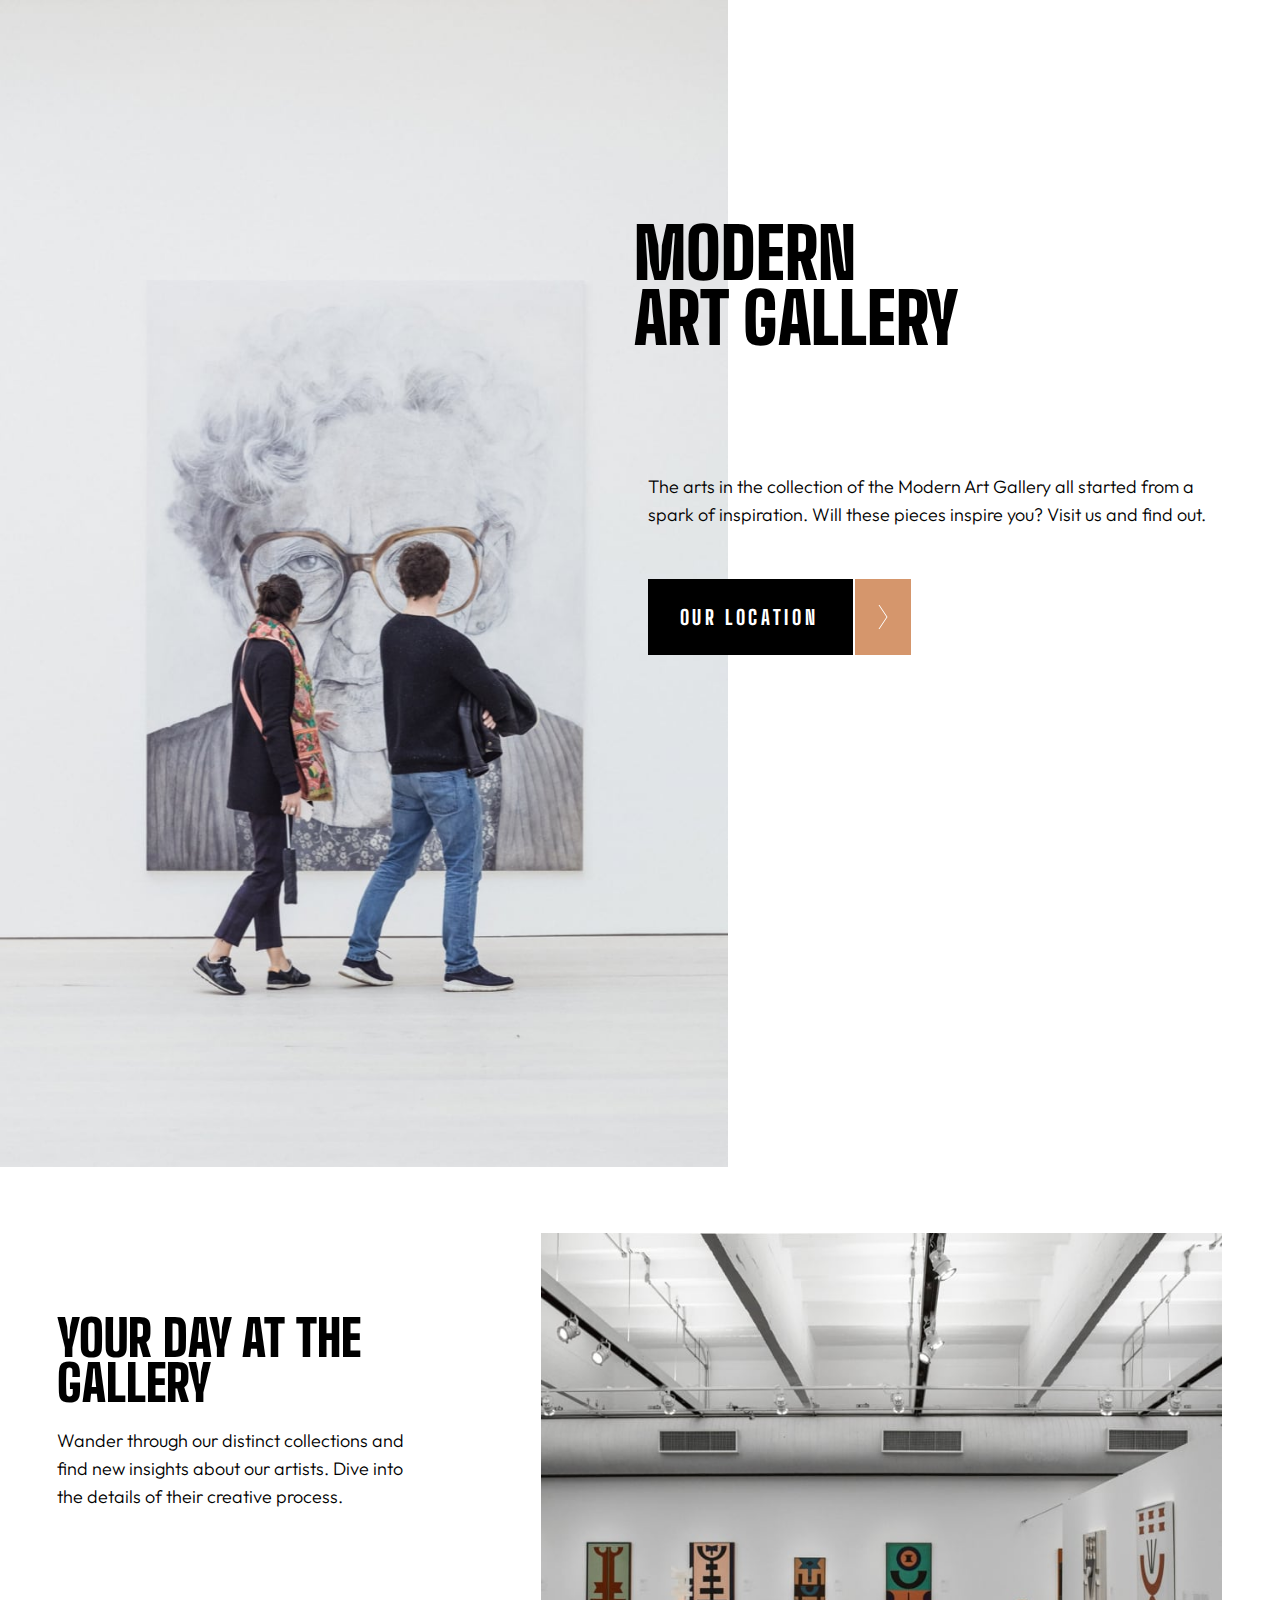
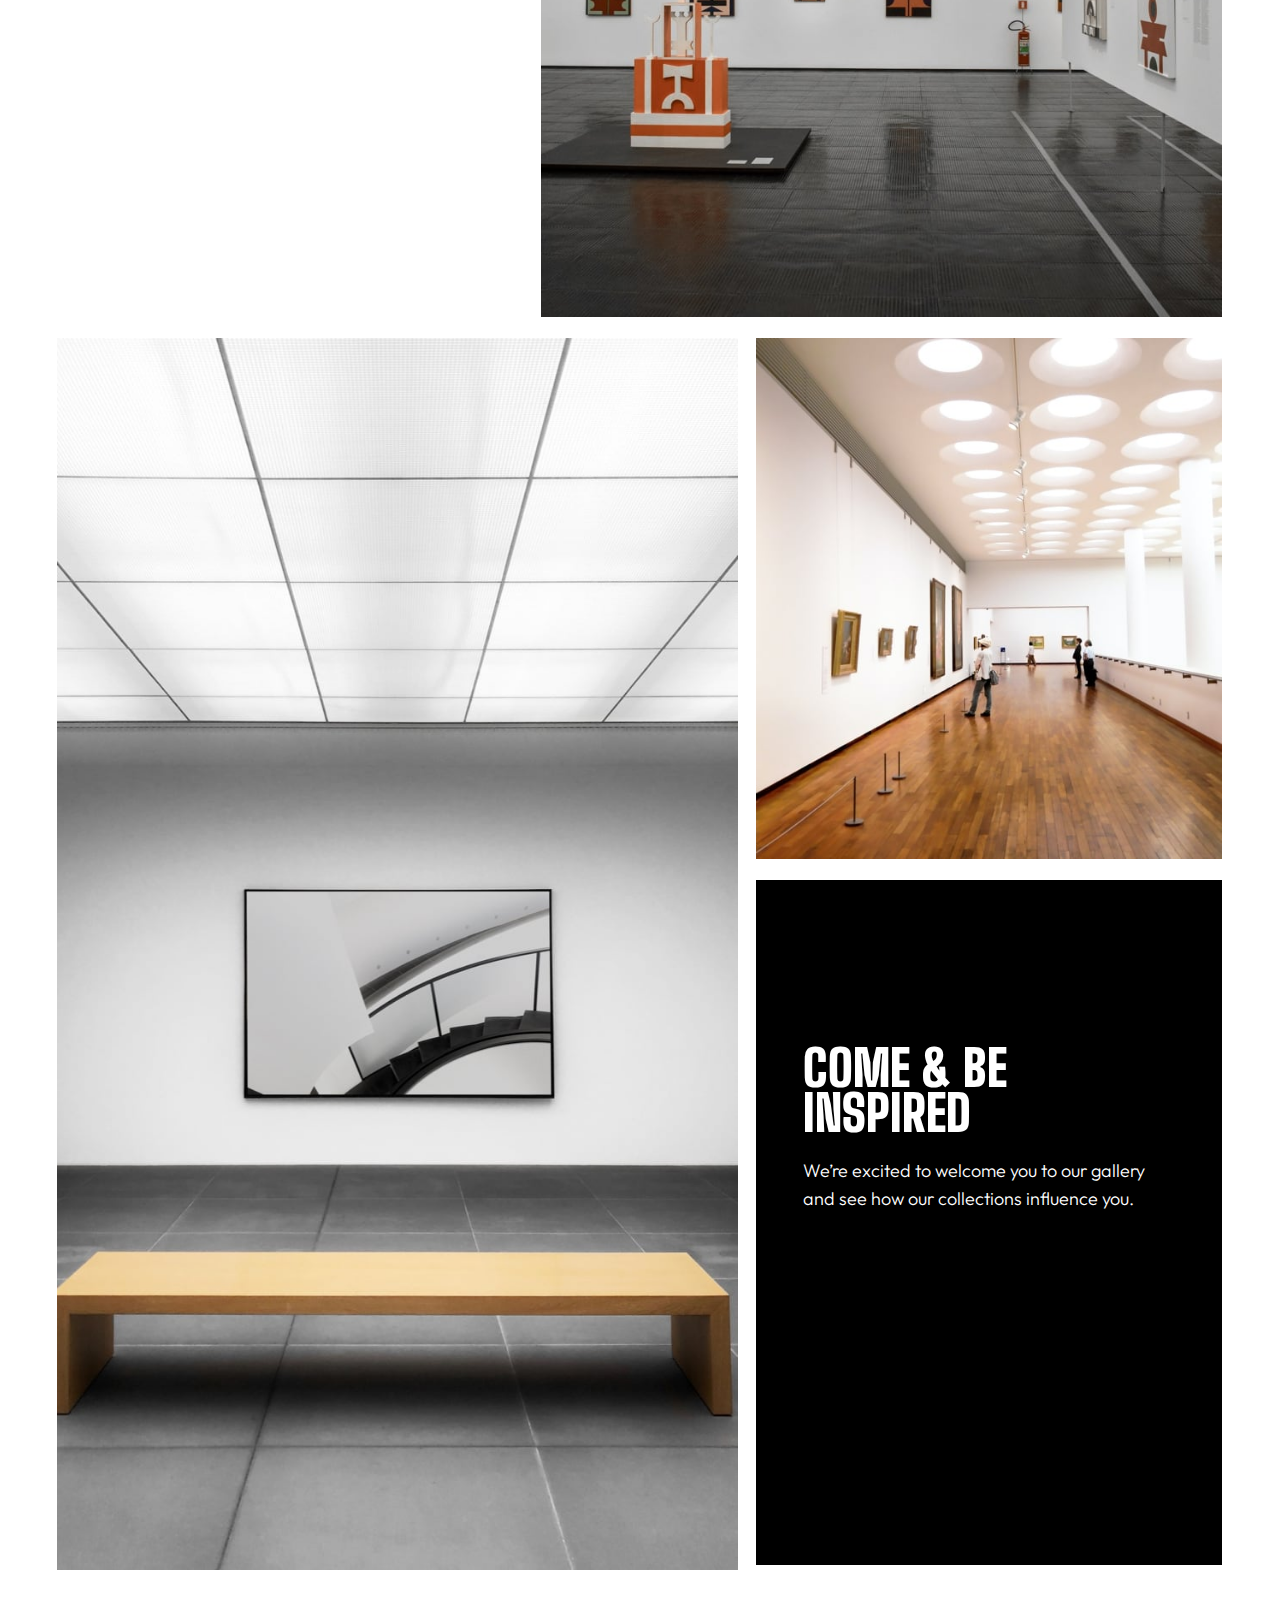
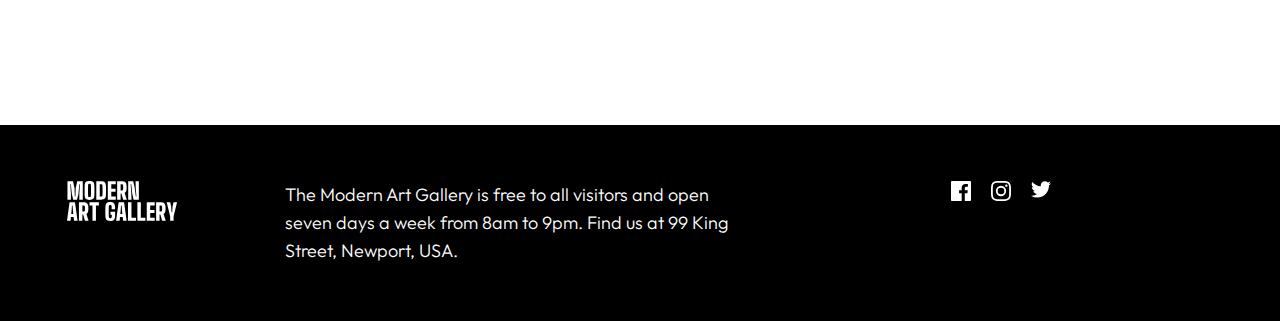
<file: index.html>
<!DOCTYPE html>
<html leng="en">
    <head>
    <meta charset="UTF-8">
    <meta name="viewport"
    content="width=device-width, initial-scale=1.0">
    <link rel="preconnect" href="https://fonts.googleapis.com" />
    <link rel="preconnect" href="https://fonts.gstatic.com" crossorigin />
    <link href="https://fonts.googleapis.com/css2?family=Plus+Jakarta+Sans:wght@400;500;700;800&family=Red+Hat+Display:wght@900&display=swap" rel="stylesheet"/>
    <link rel="preconnect" href="https://fonts.googleapis.com" />
    <link rel="preconnect" href="https://fonts.gstatic.com" crossorigin />
    <link href="https://fonts.googleapis.com/css2?family=Outfit:wght@300&display=swap" rel="stylesheet"/>
    <link rel="preconnect" href="https://fonts.googleapis.com">
    <link rel="preconnect" href="https://fonts.gstatic.com" crossorigin>
    <link href="https://fonts.googleapis.com/css2?family=Big+Shoulders+Display:wght@800;900&display=swap" rel="stylesheet">
    <link rel="icon" type="image/png" sizes="32x32" href="./assets/favicon-32x32.png">
    <link rel="stylesheet" href="./style.css" />
    <title>Art Gallery Website</title>
</head>
<body>
  <div id="black-space" class="desktop desktop-2x"> </div>

   <img src="./assets/desktop/image-hero.jpg" class=" desktop hero"/>
   <img src="./assets/desktop/image-hero@2x.jpg" class="desktop-2x hero" />
   <img src="./assets/mobile/image-hero.jpg" class="mobile hero" />
   <img src="./assets/mobile/image-hero@2x.jpg" class="mobile-2x hero" />          
   <img src="./assets/tablet/image-hero.jpg" class="tablet hero" />
   <img src="./assets/tablet/image-hero@2x.jpg" class="tablet-2x hero" />
     
   <header> 
    <h1>MODERN <br> ART GALLERY</h1>
        
     <div id="text-and-location">

         <p> The arts in the collection of the Modern Art Gallery all started from a spark of inspiration. Will these pieces inspire you? Visit us and find out. </p>
      <div id="link"><a href="location.html"><button>OUR LOCATION</button></a></div><img src="assets/icon-arrow-right.svg" /> </div>
  </header>

<main>
         <div id="grid-img1">
            <img src="assets/mobile/image-grid-1.jpg" class="mobile" />
            <img src="assets/mobile/image-grid-1@2x.jpg" class="mobile-2x" />
            <img src="assets/tablet/image-grid-1.jpg" class="tablet" />
            <img src="assets/tablet/image-grid-1@2x.jpg" class="tablet-2x" />
            <img src="assets/desktop/image-grid-1.jpg" class="desktop" />
            <img src="assets/desktop/image-grid-1@2x.jpg" class="desktop-2x" />
          </div>
          
  <div id="about-gallery">
   <h2>YOUR DAY <span>AT </span>THE GALLERY</h2>
       <p>Wander through our distinct collections and find new insights about
          our artists. Dive into the details of their creative process.</p>
     </div>
   <div id="grid-img2" >
      <img src="assets/mobile/image-grid-2.jpg" class="mobile" />
      <img src="assets/mobile/image-grid-2@2x.jpg" class="mobile-2x" />
      <img src="assets/tablet/image-grid-2.jpg" class="tablet" />
      <img src="assets/tablet/image-grid-2@2x.jpg" class="tablet-2x" />
      <img src="assets/desktop/image-grid-2.jpg" class="desktop" />
      <img src="assets/desktop/image-grid-2@2x.jpg" class="desktop-2x" />
  </div>
    
     <div id="grid-img3">
        <img src="assets/mobile/image-grid-3.jpg" class="mobile" />
        <img src="assets/mobile/image-grid-3@2x.jpg" class="mobile-2x" />
        <img src="assets/tablet/image-grid-3.jpg" class="tablet" />
        <img src="assets/tablet/image-grid-3@2x.jpg" class="tablet-2x" />
        <img src="assets/desktop/image-grid-3.jpg" class="desktop" />
        <img src="assets/desktop/image-grid-3@2x.jpg" class="desktop-2x" />
            
        <div id="black-square">
              <h2>COME & BE INSPIRED</h2>
                  <p>We’re excited to welcome you to our gallery and see how our
                     collections influence you.</p>
             </div>
       </div>
 </main>
 
       <footer>
        <img src="assets/logo-light.svg" />
        <p>The Modern Art Gallery is free to all visitors and open seven days a week from 8am to 9pm. Find us at 99 King Street, Newport, USA.</p>
       <div id="icons"/>
       <svg width="20" height="20" xmlns="http://www.w3.org/2000/svg"><path d="M18.896 0H1.104C.494 0 0 .494 0 1.104v17.793C0 19.506.494 20 1.104 20h9.58v-7.745H8.076V9.237h2.606V7.01c0-2.583 1.578-3.99 3.883-3.99 1.104 0 2.052.082 2.329.119v2.7h-1.598c-1.254 0-1.496.597-1.496 1.47v1.928h2.989l-.39 3.018h-2.6V20h5.098c.608 0 1.102-.494 1.102-1.104V1.104C20 .494 19.506 0 18.896 0Z" fill="#ffffff"/></svg>
       <svg width="20" height="20" xmlns="http://www.w3.org/2000/svg"><path d="M10 1.802c2.67 0 2.987.01 4.042.059 2.71.123 3.975 1.409 4.099 4.099.048 1.054.057 1.37.057 4.04 0 2.672-.01 2.988-.057 4.042-.124 2.687-1.387 3.975-4.1 4.099-1.054.048-1.37.058-4.041.058-2.67 0-2.987-.01-4.04-.058-2.718-.124-3.977-1.416-4.1-4.1-.048-1.054-.058-1.37-.058-4.041 0-2.67.01-2.986.058-4.04.124-2.69 1.387-3.977 4.1-4.1 1.054-.048 1.37-.058 4.04-.058ZM10 0C7.284 0 6.944.012 5.877.06 2.246.227.227 2.242.061 5.877.01 6.944 0 7.284 0 10s.012 3.057.06 4.123c.167 3.632 2.182 5.65 5.817 5.817 1.067.048 1.407.06 4.123.06s3.057-.012 4.123-.06c3.629-.167 5.652-2.182 5.816-5.817.05-1.066.061-1.407.061-4.123s-.012-3.056-.06-4.122C19.777 2.249 17.76.228 14.124.06 13.057.01 12.716 0 10 0Zm0 4.865a5.135 5.135 0 1 0 0 10.27 5.135 5.135 0 0 0 0-10.27Zm0 8.468a3.333 3.333 0 1 1 0-6.666 3.333 3.333 0 0 1 0 6.666Zm5.338-9.87a1.2 1.2 0 1 0 0 2.4 1.2 1.2 0 0 0 0-2.4Z" fill="#ffffff"/></svg>
       <svg width="20" height="17" xmlns="http://www.w3.org/2000/svg"><path d="M20 2.172a8.192 8.192 0 0 1-2.357.646 4.11 4.11 0 0 0 1.805-2.27 8.22 8.22 0 0 1-2.606.996A4.096 4.096 0 0 0 13.847.248c-2.65 0-4.596 2.472-3.998 5.037A11.648 11.648 0 0 1 1.392 1a4.109 4.109 0 0 0 1.27 5.478 4.086 4.086 0 0 1-1.858-.513c-.045 1.9 1.318 3.679 3.291 4.075a4.113 4.113 0 0 1-1.853.07 4.106 4.106 0 0 0 3.833 2.849A8.25 8.25 0 0 1 0 14.658a11.616 11.616 0 0 0 6.29 1.843c7.618 0 11.923-6.434 11.663-12.205A8.354 8.354 0 0 0 20 2.172Z" fill="#ffffff"/></svg>
        <div>
    </footer>
</body> 
</html>
</file>
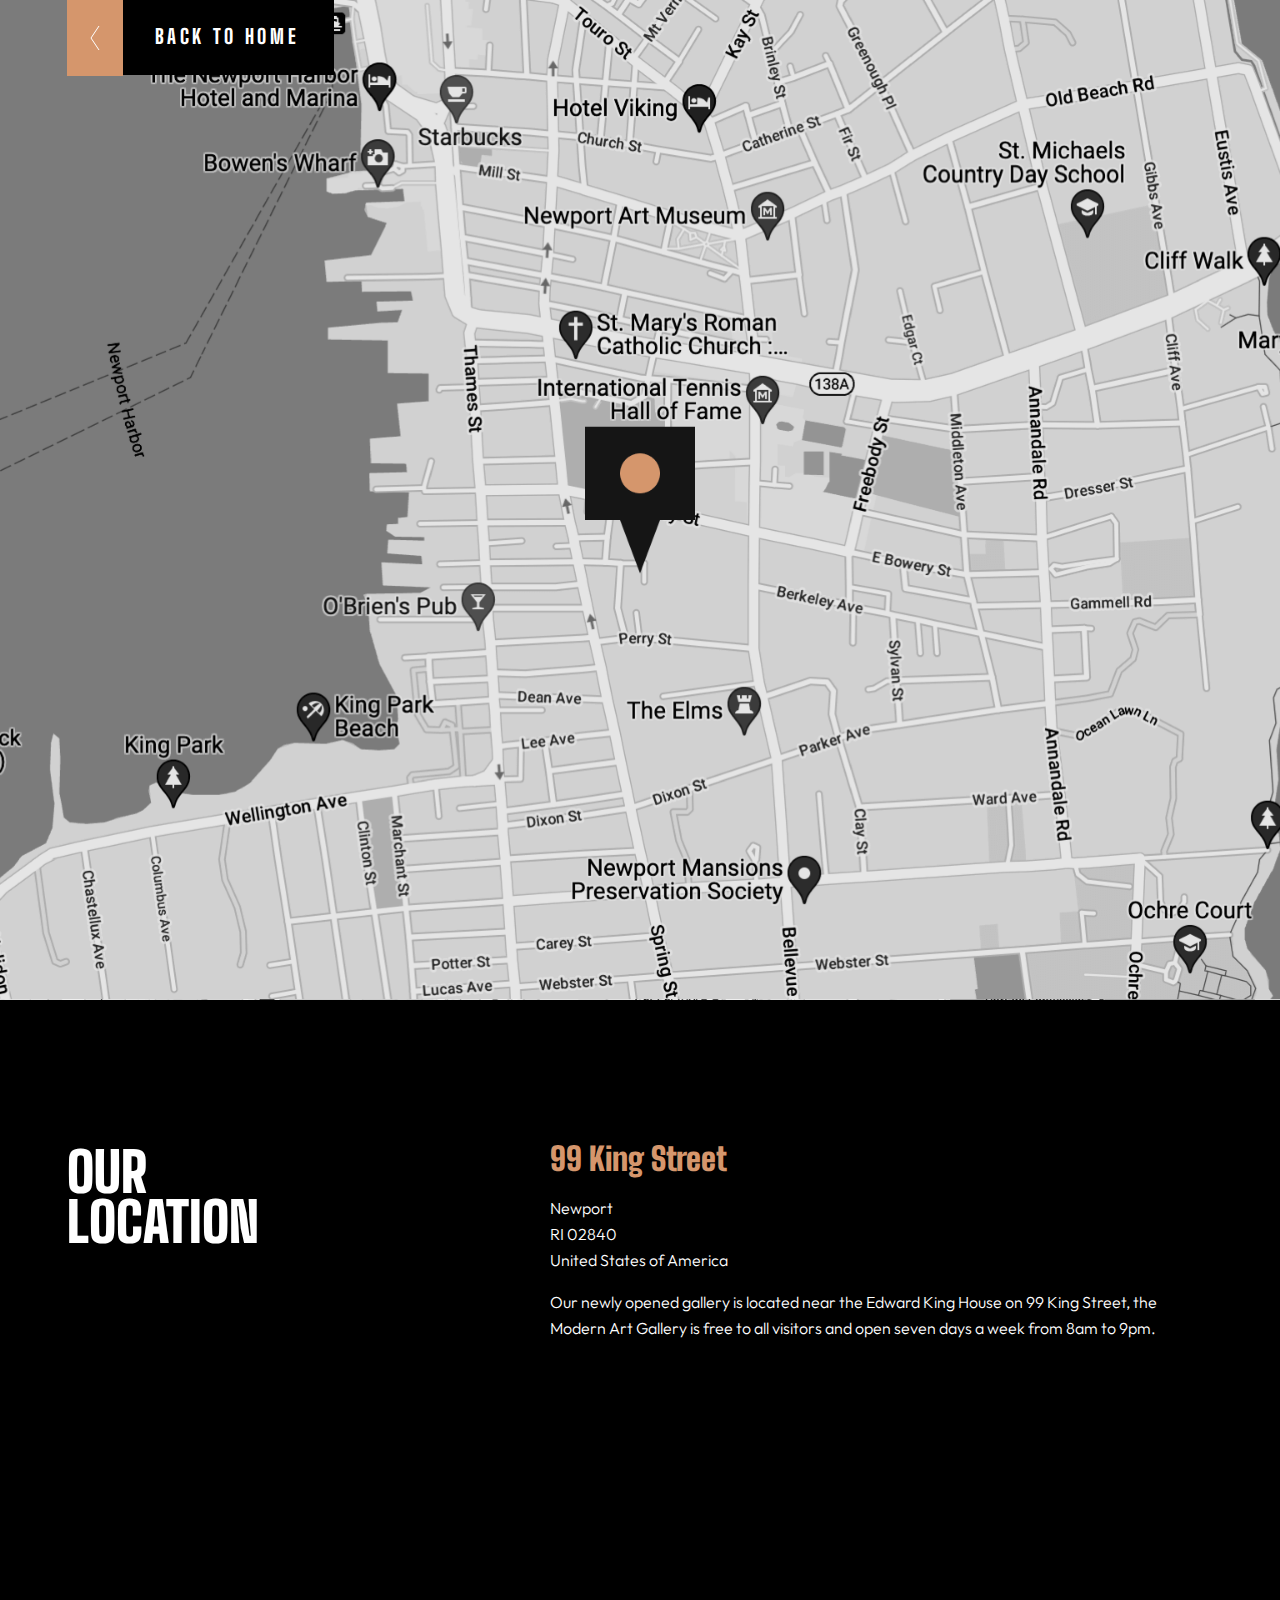
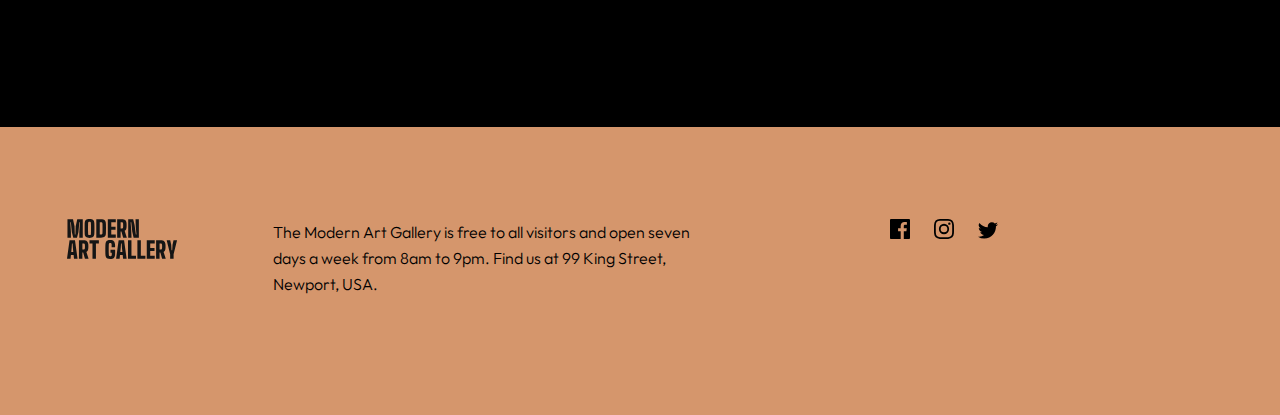
<file: location.html>
<!DOCTYPE html>
<html lang="en">
<head>
    <meta charset="UTF-8">
    <meta http-equiv="X-UA-Compatible" content="IE=edge">
    <meta name="viewport" content="width=device-width, initial-scale=1.0">
    <title>art-gallery-website</title>
    <link rel="stylesheet" href="location.css" />
    <link rel="preconnect" href="https://fonts.googleapis.com" />
    <link rel="preconnect" href="https://fonts.gstatic.com" crossorigin />
    <link href="https://fonts.googleapis.com/css2?family=Plus+Jakarta+Sans:wght@400;500;700;800&family=Red+Hat+Display:wght@900&display=swap"rel="stylesheet"/>
    <link rel="preconnect" href="https://fonts.googleapis.com" />
    <link rel="preconnect" href="https://fonts.gstatic.com" crossorigin />
    <link href="https://fonts.googleapis.com/css2?family=Outfit:wght@300&display=swap"rel="stylesheet"/>
    <link rel="preconnect" href="https://fonts.googleapis.com" />
    <link rel="preconnect" href="https://fonts.gstatic.com" crossorigin />
    <link href="https://fonts.googleapis.com/css2?family=Big+Shoulders+Display:wght@800;900&display=swap"rel="stylesheet"/>
    <link rel="icon" type="image/png" sizes="32x32" href="./assets/favicon-32x32.png">
</head>
<body>
   <main>
    <div id="back-home"><a href="index.html"><button>BACK TO HOME</button></a></div> <img src="./assets/icon-arrow-left.svg" id="arrow"/>
       <img src="assets/mobile/image-map.png" class="mobile map"/>
       <img src="assets/mobile/image-map@2x.png" class="mobile-2x map"/>
       <img src="assets/tablet/image-map.png" class="tablet1 map" />
       <img src="assets/tablet/image-map@2x.png" class="tablet-2x map" />
       <img src="assets/desktop/image-map.png" class="desktop map" />
       <img src="assets/desktop/image-map@2x.png" class="desktop-2x map" />
          <div id="flex"> 
          <h1>OUR LOCATION</h1>
             <div id="adress">
                <h2>99 King Street<h2>
                    <p>Newport<br>RI 02840<br>United States of America</p>
                    <p>Our newly opened gallery is located near the Edward King House on 99 King Street, the Modern Art Gallery is free to all visitors and open seven days a week from 8am to 9pm.</p>
                </div>
            </div>
   </main>
       <footer>
          <img src="assets/logo-dark.svg"/>
          <p>The Modern Art Gallery is free to all visitors and open seven days a week from 8am to 9pm. Find us at 99 King Street, Newport, USA.</p>
        <div id="icons" >
          <svg width="20" height="20" xmlns="http://www.w3.org/2000/svg"><path d="M18.896 0H1.104C.494 0 0 .494 0 1.104v17.793C0 19.506.494 20 1.104 20h9.58v-7.745H8.076V9.237h2.606V7.01c0-2.583 1.578-3.99 3.883-3.99 1.104 0 2.052.082 2.329.119v2.7h-1.598c-1.254 0-1.496.597-1.496 1.47v1.928h2.989l-.39 3.018h-2.6V20h5.098c.608 0 1.102-.494 1.102-1.104V1.104C20 .494 19.506 0 18.896 0Z" fill="#000000"/></svg>
          <svg width="20" height="20" xmlns="http://www.w3.org/2000/svg"><path d="M10 1.802c2.67 0 2.987.01 4.042.059 2.71.123 3.975 1.409 4.099 4.099.048 1.054.057 1.37.057 4.04 0 2.672-.01 2.988-.057 4.042-.124 2.687-1.387 3.975-4.1 4.099-1.054.048-1.37.058-4.041.058-2.67 0-2.987-.01-4.04-.058-2.718-.124-3.977-1.416-4.1-4.1-.048-1.054-.058-1.37-.058-4.041 0-2.67.01-2.986.058-4.04.124-2.69 1.387-3.977 4.1-4.1 1.054-.048 1.37-.058 4.04-.058ZM10 0C7.284 0 6.944.012 5.877.06 2.246.227.227 2.242.061 5.877.01 6.944 0 7.284 0 10s.012 3.057.06 4.123c.167 3.632 2.182 5.65 5.817 5.817 1.067.048 1.407.06 4.123.06s3.057-.012 4.123-.06c3.629-.167 5.652-2.182 5.816-5.817.05-1.066.061-1.407.061-4.123s-.012-3.056-.06-4.122C19.777 2.249 17.76.228 14.124.06 13.057.01 12.716 0 10 0Zm0 4.865a5.135 5.135 0 1 0 0 10.27 5.135 5.135 0 0 0 0-10.27Zm0 8.468a3.333 3.333 0 1 1 0-6.666 3.333 3.333 0 0 1 0 6.666Zm5.338-9.87a1.2 1.2 0 1 0 0 2.4 1.2 1.2 0 0 0 0-2.4Z" fill="#000000"/></svg>
          <svg width="20" height="17" xmlns="http://www.w3.org/2000/svg"><path d="M20 2.172a8.192 8.192 0 0 1-2.357.646 4.11 4.11 0 0 0 1.805-2.27 8.22 8.22 0 0 1-2.606.996A4.096 4.096 0 0 0 13.847.248c-2.65 0-4.596 2.472-3.998 5.037A11.648 11.648 0 0 1 1.392 1a4.109 4.109 0 0 0 1.27 5.478 4.086 4.086 0 0 1-1.858-.513c-.045 1.9 1.318 3.679 3.291 4.075a4.113 4.113 0 0 1-1.853.07 4.106 4.106 0 0 0 3.833 2.849A8.25 8.25 0 0 1 0 14.658a11.616 11.616 0 0 0 6.29 1.843c7.618 0 11.923-6.434 11.663-12.205A8.354 8.354 0 0 0 20 2.172Z" fill="#000000"/></svg>
        </div>
</body>
</html>
</file>
<file: style.css>
html{
    overflow-x: hidden;
}
body{
    font-family: "Big Shoulders Display";
    margin: 0;
    overflow-x: hidden;
    width: 100%;
}
 .mobile-2x,
 .tablet,
 .tablet-2x,
 .desktop,
 .desktop-2x {
   display: none; 
}
.hero{
   width: 100%;
}

h1 {
    font-size: 60px;
    font-weight: 900;
    line-height: 55px;
    letter-spacing: 0px;
    text-align: left;
    margin-bottom: 32px;
    margin-left: 4.26%;
  }
  #text-and-location {
    width: 91.46%;
    margin: 0 auto;
  }
  p {
    font-family: "Outfit";
    font-size: 18px;
    font-weight: 300;
    line-height: 28px;
    letter-spacing: 0px;
    text-align: left;
  }
  
  button {
    font-family: "Big Shoulders Display";
    font-size: 20px;
    font-weight: 800;
    line-height: 24px;
    letter-spacing: 3.6363637447357178px;
    text-align: left;
    background-color: black;
    color: white;
    padding: 26px 35px 26px 32px;
    margin-bottom: 120px;
    margin-top: 32px;
    cursor: pointer;
    border: none;
    position: relative;
    top: -32px
  }
  a {
  margin: 26px 0 26px 0;
  position: relative;
  }
  #text-and-location img {
    background-color: rgba(213, 150, 108, 1);
    padding: 26px 23px;
    margin: -30px -3px;
  }
  button:hover {
    background-color: rgba(213, 150, 108, 1);
  }
  #link {
    display: inline-block;
    width: 210px;
    height: 72px;
    position: relative;
    top: 32px;
    padding: 0;
  
  }
  #link:hover ~  img {
    background-color: black;
  }
 main {
    width: 91.46%;
    margin: 152px auto;
 }
 main img.mobile {
    width: 100%;
    margin: 0 auto;
  }
  h2 {
    font-size: 50px;
    font-weight: 900;
    line-height: 45px;
    letter-spacing: 0px;
    text-align: left;
    margin: 25px 0 21px 0;
  }
  #about-gallery {
    margin-bottom: 32px;
  }
  #grid-img3{
      margin-top: 16px;
  }
  #black-square{
    margin-top: 16px;
    background-color: black;
    color: white;
    padding: 48px 24px 47px 24px;
    margin-bottom: 120px;
  }
  footer {
    background-color: black;
    color: white;
    padding: 48px 8.5%;
  }
  footer p {
    margin: 38px 0;
  }
  footer svg:nth-of-type(2) {
    margin: 0 20px;
  }
  svg{
    height: 20px;
    width: 20px;
    color: #ffffff;
    cursor: pointer;
}
  svg:hover {
    color: #D5966c;
  }
  
  @media screen and (min-width: 560px){
    .mobile-2x {
      display: block;
      width: 100%;
    }
    .mobile {
      display: none;
    }
  }
  @media screen and (min-width: 768px) {
    .mobile-2x {
      display: none;
    }
    .tablet {
      display: inline-block;
    }
    .hero {
      width: 56.9%;
      position: absolute;
      z-index: -1;
    }
    main {
      display: grid;
      grid-template-columns: 40.6% 17.1% 40.6%;
      grid-auto-rows: minmax(11px, auto);
      grid-column-gap: 1.43vw;
      width: 89.7%;
      grid-row-gap: 1.43vw;
      padding-right: 1.43vw;
      margin-top: 120px;
    }
    h1 {
      position: relative;
      left: 45.3vw;
      top: 13.6vw;
      font-size: 70px;
      line-height: 65px;
      }
    #text-and-location{
      margin-top: 23.1vw;
      margin-left: 50.6vw;
      width: 44.14vw;
      justify-self: end;
      height: 50vw;
    }
    #about-gallery {
      grid-column: 1/2;
      margin-top: 4.6vw;
      width: 79.7%;
    }
    #grid-img1{
      order: 1;
      grid-column: 2/4;
      justify-self: center;
      width: 100%;
    }
    #grid-img1 img {
      width: 100%;
    }
    #grid-img2 {
      order: 2;
      grid-column: 1/3;
      width: 100%;
    }
    #grid-img2 img {
      width: 100%;
    }
    #grid-img3{
      order: 3;
      margin: 0;
    }
    #grid-img3 img {
      width: 100%;
    }
    #black-square {
      margin-top: 1.43vw;
      height: 53.5vw;
      box-sizing: border-box;
      margin-bottom: 0;
      padding: 11vw 3.7vw;
    }
    footer {
      display: flex;
      align-items: start;
      padding: 56px 5.2%;
    }
    footer div {
      display:flex;
      justify-content: center;
    }
    footer p {
      width: 36.5vw;
      margin: 0 17.3% 0 8.4vw;
    }
}
  @media screen and (min-width:1050px) {
    .tablet-2x {
      display: inline-block;
    }
    .tablet {
      display: none;
    }
}
  @media screen and (min-width:1440px) {
  .desktop {
    display: inline-block;
  }
  .tablet-2x {
    display: none;
  }
  #black-space {
    background-color: black;
    width: 31.25vw;
    height: 55.48vw;
  }
  .hero {
    position: relative;
    width: 37.5vw;
    height: 55.5vw;
    z-index: 999;
  }
  h1 { 
    mix-blend-mode: difference;
    z-index: 999;
    font-size: 96px;
    line-height: 88px;
    letter-spacing: 0px;
    text-align: left;
    color:white; 
    margin: 0;
    left: 11.45vw;
    
  }
  header {
    position: absolute;
    top: 0; 
    left: 0;
    width: 36vw;
  }
  p {
    font-size: 22px;
  }
  header p { 
    margin: 0;
    top: 0; 
  }
  #text-and-location {
    z-index: 9999;
    left: 64.23vw;
    position: relative;
    margin: 10px 0 0 0;
    width: 24.3vw;

  }
  #text-and-location p {
    margin-bottom: 64px;
  }
  main {
    margin: 12.5vw  auto;
    width: 77vw;
    grid-template-columns: 40% 14.41% 40%;
    grid-column-gap: 2vw;
    padding: 0;
  }

  #grid-img1 {
    margin: 0;
  }
  #about-gallery {
    margin: 0;
    align-self: center;
    width: 23.6vw;
  }
  h2 {
    font-size: 60px;
    line-height: 60px;
  }
  #black-square {
    width: 100%;
    padding: 4.6vw 3.33vw;
    height: 26.21vw;
  }
  footer {
    padding: 5.55vw 11.45%; 
  }
  footer p {
    width: 29.8vw;
    font-size: 18px;
    margin: 0 19.4vw 0 9.5vw;
  }
  footer img {
    width: 10vw;
    height: 4vw;
  }
}
  @media screen and (min-width) {
    .desktop {
      display: none;
    }
    .desktop-2x {
      display: inline-block;
    }
  }
</file>
<file: location.css>
body {
    margin: 0;
  }
  main img:nth-of-type(1) {
    background-color: rgba(213, 150, 108, 1);
    padding: 26px 23px;
    position: absolute;
    z-index: 99;
  }
  button {
    position: absolute;
    font-family: Big Shoulders Display;
    font-size: 20px;
    font-weight: 800;
    line-height: 24px;
    letter-spacing: 3.6363637447357178px;
    text-align: left;
    background-color: black;
    color: white;
    padding: 27px 35px 26px 32px;
    z-index: 99;
    left: 56px;
    cursor: pointer;
    border: none;
    box-sizing: border-box;
    height: 79px;
    white-space: nowrap;
  }
  #back-home {
    background-color: black;
    width: 267px;
    height: 75px;
    position: absolute;
    padding: 0;
  }
  #back-home:hover ~ img {
    background-color: black;
  }
  button:hover {
    background-color: rgba(213, 150, 108, 1);
  }
  .map {
    width: 100%;
  }
  .mobile-2x,
  .tablet1,
  .tablet-2x,
  .desktop,
  .desktop-2x {
    display: none;
  }
  div {
    background-color: black;
    padding: 48px 4.26% 0 4.26%;
    margin-top: -4px;
  }
  p {
    font-family: Outfit;
    font-size: 16px;
    font-weight: 300;
    line-height: 26px;
    letter-spacing: 0px;
    text-align: left;
  }
  main p {
    color: white;
  }
  h1 {
    color: white;
    font-family: Big Shoulders Display;
    font-size: 50px;
    font-weight: 900;
    line-height: 45px;
    letter-spacing: 0px;
    text-align: left;
    margin: 0;
  }
  #adress {
    padding-left: 0;
    padding-right: 0;
    padding-bottom: 56px;
  }
  h2 {
    color: rgba(213, 150, 108, 1);
    font-family: Big Shoulders Display;
    font-size: 32px;
    font-weight: 900;
    line-height: 32px;
    letter-spacing: 0px;
    text-align: left;
    margin-bottom: 20px;
    margin-top: 0;
  }
  footer {
    padding: 48px 8.5%;
    background-color: rgba(213, 150, 108, 1);
    color: black;
  }
  footer svg:nth-of-type(2) {
    margin: 38px 20px 0 20px;
  }
  footer img:nth-of-type(1) {
    margin-bottom: 38px;
  }
  footer div {
    background-color: rgba(213, 150, 108, 1);
    padding: 0;
    margin: 0;
  }
  svg {
    cursor: pointer;
  }
  svg:hover {
    filter: invert(90%) sepia(0%) saturate(7462%) hue-rotate(81deg)
      brightness(117%) contrast(111%);
  }
  @media screen and (min-width: 560px) {
    .mobile {
      display: none;
    }
    .mobile-2x {
      display: block;
    }
  }
  @media screen and (min-width: 768px) {
    .mobile-2x {
      display: none;
    }
    .tablet1 {
      display: block;
    }
    main img:nth-of-type(1) {
      left: 5.2%;
    }
    #back-home {
      left: 5.2%;
    }
    #flex {
      display: flex;
      justify-content: space-between;
    }
    h1 {
      font-size: 55px;
      line-height: 50px;
      width: 223px;
      display: inline-block;
      margin-top: 0;
    }
    #adress {
      width: 51.8vw;
      padding: 0;
    }
    main p {
      width: 51.8vw;
    }
    div {
      padding: 11.45vw 5.2%;
      height: 56.77vw;
      box-sizing: border-box;
    }
    footer {
      position: relative;
      display: flex;
      align-items: start;
      padding: 7.2vw 5.2% 7.2vw 5.2%;
      height: auto;
    }
    footer p {
      margin: 0 17.3% 0 8.3%;
      width: 36.5%;
      height: 104px;
    }
    footer svg:nth-of-type(2) {
      margin-top: 0;
    }
    footer #icons {
      height: auto;
    }
  }
  @media screen and (min-width: 1050px) {
    .tablet1 {
      display: none;
    }
    .tablet-2x {
      display: inline-block;
    }
  }
  @media screen and (min-width: 1440px) {
    .tablet-2x {
      display: none;
    }
    .desktop {
      display: inline-block;
    }
    main img:nth-of-type(1) {
      left: 10.83%;
    }
    #back-home {
      left: 10.83%;
    }
    h1 {
      font-size: 70px;
      line-height: 70px;
      width: 350px;
    }
    #adress {
      width: 37.5vw;
    }

    main p {
      width: 37.5vw;
      font-size: 22px;
      line-height: 32px;
    }
    div {
      padding: 7.2vw 11.45%;
      height: 38.05vw;
    }
    footer {
      padding: 5.5vw 11.45%;
    }
    footer p {
      margin: 0 19vw 0 9.5vw;
      width: 29.8vw;
      height: 84px;
    }
    footer img {
      width: 10vw;
      height: 4vw;
    }
  }
  @media screen and (min-width: 1900px) {
    .desktop {
      display: none;
    }
    .desktop-2x {
      display: inline-block;
    }
  }
</file>
